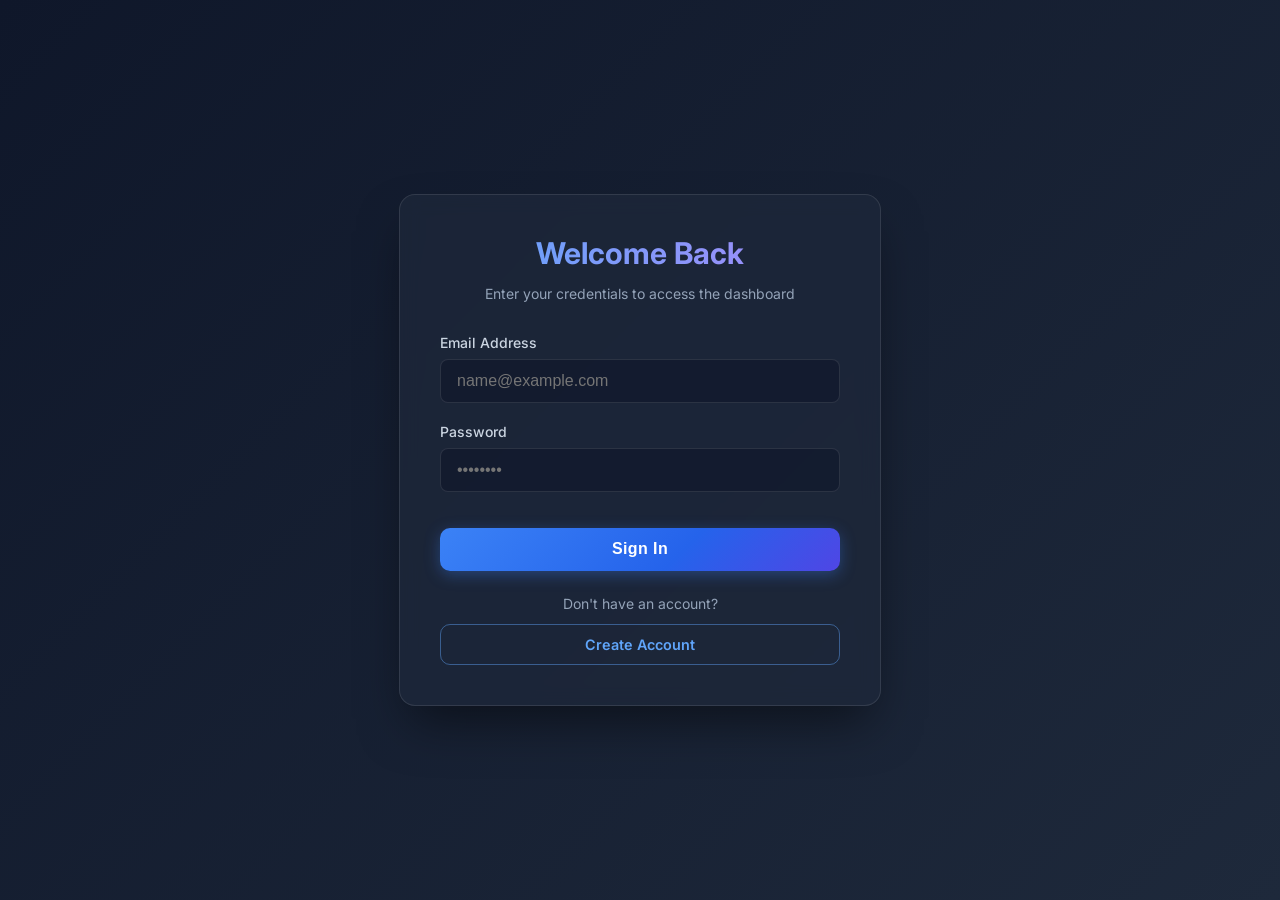
<file: frontend/index.html>
<!DOCTYPE html>
<html lang="en">
<head>
    <meta charset="UTF-8">
    <meta name="viewport" content="width=device-width, initial-scale=1.0">
    <title>Login - NYC Taxi Dashboard</title>
    <link rel="stylesheet" href="css/styles.css">
    <link href="https://fonts.googleapis.com/css2?family=Inter:wght@400;500;600;700&display=swap" rel="stylesheet">
    <style>
        body {
            display: flex;
            justify-content: center;
            align-items: center;
            height: 100vh;
            background: linear-gradient(135deg, #0f172a 0%, #1e293b 100%);
            margin: 0;
            font-family: 'Inter', sans-serif;
            color: white;
        }

        .auth-container {
            background: rgba(30, 41, 59, 0.7);
            backdrop-filter: blur(10px);
            padding: 2.5rem;
            border-radius: 1rem;
            box-shadow: 0 25px 50px -12px rgba(0, 0, 0, 0.5);
            width: 100%;
            max-width: 400px;
            border: 1px solid rgba(255, 255, 255, 0.1);
        }

        .auth-header {
            text-align: center;
            margin-bottom: 2rem;
        }

        .auth-header h1 {
            font-size: 1.875rem;
            font-weight: 700;
            margin-bottom: 0.5rem;
            background: linear-gradient(to right, #60a5fa, #a78bfa);
            -webkit-background-clip: text;
            background-clip: text;
            -webkit-text-fill-color: transparent;
        }

        .auth-header p {
            color: #94a3b8;
            font-size: 0.875rem;
        }

        .form-group {
            margin-bottom: 1.25rem;
        }

        .form-group label {
            display: block;
            margin-bottom: 0.5rem;
            font-size: 0.875rem;
            font-weight: 500;
            color: #cbd5e1;
        }

        .form-group input {
            width: 100%;
            padding: 0.75rem 1rem;
            background: rgba(15, 23, 42, 0.6);
            border: 1px solid rgba(255, 255, 255, 0.1);
            border-radius: 0.5rem;
            color: white;
            font-size: 1rem;
            transition: all 0.2s;
            box-sizing: border-box;
        }

        .form-group input:focus {
            outline: none;
            border-color: #3b82f6;
            box-shadow: 0 0 0 3px rgba(59, 130, 246, 0.2);
        }

        .auth-button {
            width: 100%;
            padding: 0.8rem;
            background: linear-gradient(135deg, #3b82f6 0%, #2563eb 60%, #4f46e5 100%);
            color: white;
            border: none;
            border-radius: 0.625rem;
            font-size: 1rem;
            font-weight: 700;
            letter-spacing: 0.025em;
            cursor: pointer;
            margin-top: 1rem;
            transition: transform 0.2s ease, box-shadow 0.2s ease;
            box-shadow: 0 4px 15px rgba(59, 130, 246, 0.35);
        }

        .auth-button:hover {
            transform: translateY(-2px);
            box-shadow: 0 8px 24px rgba(59, 130, 246, 0.5);
        }

        .signup-btn {
            display: inline-block;
            margin-top: 0.75rem;
            width: 100%;
            padding: 0.7rem;
            background: transparent;
            color: #60a5fa;
            border: 1.5px solid rgba(96, 165, 250, 0.45);
            border-radius: 0.625rem;
            font-size: 0.9rem;
            font-weight: 600;
            cursor: pointer;
            text-decoration: none;
            text-align: center;
            box-sizing: border-box;
            transition: all 0.25s ease;
        }

        .signup-btn:hover {
            background: rgba(96, 165, 250, 0.1);
            border-color: #60a5fa;
            color: #93c5fd;
            transform: translateY(-1px);
        }

        .error-message {
            background: rgba(239, 68, 68, 0.1);
            border: 1px solid rgba(239, 68, 68, 0.2);
            color: #f87171;
            padding: 0.75rem;
            border-radius: 0.5rem;
            font-size: 0.875rem;
            margin-bottom: 1.25rem;
            display: none;
        }

        .auth-footer {
            margin-top: 1.5rem;
            text-align: center;
            font-size: 0.875rem;
            color: #94a3b8;
        }
    </style>
</head>
<body>
    <div class="auth-container">
        <div class="auth-header">
            <h1>Welcome Back</h1>
            <p>Enter your credentials to access the dashboard</p>
        </div>
        <div id="error-message" class="error-message"></div>
        <form id="login-form">
            <div class="form-group">
                <label for="email">Email Address</label>
                <input type="email" id="email" placeholder="name@example.com" required>
            </div>
            <div class="form-group">
                <label for="password">Password</label>
                <input type="password" id="password" placeholder="••••••••" required>
            </div>
            <button type="submit" class="auth-button">Sign In</button>
        </form>
        <div class="auth-footer">
            Don't have an account?<br>
            <a href="signup.html" class="signup-btn">Create Account</a>
        </div>
    </div>

    <script>
        document.getElementById('login-form').addEventListener('submit', async (e) => {
            e.preventDefault();
            const email = document.getElementById('email').value;
            const password = document.getElementById('password').value;
            const errorElement = document.getElementById('error-message');

            try {
                const response = await fetch('http://127.0.0.1:5000/api/auth/login', {
                    method: 'POST',
                    headers: { 'Content-Type': 'application/json' },
                    body: JSON.stringify({ email, password })
                });

                const data = await response.json();

                if (response.ok) {
                    localStorage.setItem('auth_token', data.token);
                    localStorage.setItem('user_email', data.email);
                    window.location.href = 'dashboard.html';
                } else {
                    errorElement.textContent = data.error || 'Login failed';
                    errorElement.style.display = 'block';
                }
            } catch (error) {
                errorElement.textContent = 'Server connection error';
                errorElement.style.display = 'block';
            }
        });
    </script>
</body>
</html>
</file>
<file: frontend/css/styles.css>
:root {
    --bg-color: #0d1117;
    --card-bg: #161b22;
    --text-color: #c9d1d9;
    --accent-color: #58a6ff;
    --border-color: #30363d;
    --success-color: #3fb950;
}

body {
    margin: 0;
    font-family: 'Inter', sans-serif;
    background-color: var(--bg-color);
    color: var(--text-color);
}

.container {
    max-width: 1400px;
    margin: 0 auto;
    width: 100%;
}

header {
    padding: 2rem 3rem;
    border-bottom: 1px solid var(--border-color);
    background: linear-gradient(135deg, var(--card-bg) 0%, #1c2128 100%);
}

h1 {
    margin: 0;
    font-size: 1.5rem;
    color: var(--accent-color);
}

.header-top {
    display: flex;
    justify-content: space-between;
    align-items: center;
    margin-bottom: 1.5rem;
}

.stats-bar {
    display: flex;
    gap: 3rem;
    align-items: flex-start;
}

.stat-card {
    display: flex;
    flex-direction: column;
    min-width: 150px;
}

.stat-card h3 {
    font-size: 0.75rem;
    font-weight: 600;
    text-transform: uppercase;
    letter-spacing: 0.05em;
    color: #8b949e;
    margin: 0 0 0.5rem 0;
}

.stat-card p {
    font-size: 1.5rem;
    font-weight: 700;
    margin: 0;
    line-height: 1.2;
}

.stat-card small {
    font-size: 0.7rem;
    color: #8b949e;
    margin-top: 0.25rem;
    display: block;
}

.stat-header {
    display: flex;
    justify-content: space-between;
    align-items: flex-start;
}

.diagnostic-info {
    position: relative;
    cursor: help;
}

.info-icon {
    width: 14px;
    height: 14px;
    color: #8b949e;
    transition: color 0.2s;
}

.diagnostic-info:hover .info-icon {
    color: var(--accent-color);
}

.diagnostic-tooltip {
    position: absolute;
    top: calc(100% + 8px);
    right: 0;
    background: #1c2128;
    border: 1px solid var(--border-color);
    padding: 0.75rem;
    border-radius: 6px;
    box-shadow: 0 4px 12px rgba(0, 0, 0, 0.5);
    z-index: 100;
    width: 200px;
    opacity: 0;
    visibility: hidden;
    transition: all 0.2s ease;
    pointer-events: none;
}

.diagnostic-info:hover .diagnostic-tooltip {
    opacity: 1;
    visibility: visible;
}

.tooltip-item {
    display: flex;
    justify-content: space-between;
    font-size: 0.75rem;
    margin-bottom: 0.4rem;
}

.tooltip-item:last-child {
    margin-bottom: 0;
}

.tooltip-item span {
    color: #8b949e;
}

.tooltip-item strong {
    color: var(--text-color);
}

.stat-card.loading p {
    color: var(--border-color);
    animation: pulse 1.5s infinite ease-in-out;
}

@keyframes pulse {
    0% { opacity: 0.4; }
    50% { opacity: 0.8; }
    100% { opacity: 0.4; }
}

main {
    padding: 2rem;
}

.controls {
    display: flex;
    gap: 1.5rem;
    margin-bottom: 2rem;
    align-items: flex-end;
}

.date-inputs {
    display: flex;
    gap: 0.5rem;
}

.date-inputs input[type="date"] {
    background-color: var(--card-bg);
    color: var(--text-color);
    border: 1px solid var(--border-color);
    padding: 0.5rem;
    border-radius: 6px;
    font-family: inherit;
}

.tabbed-card {
    padding: 0 !important;
}

.tabbed-card .card-header {
    padding: 0.75rem 1rem;
    border-bottom: 1px solid var(--border-color);
    background-color: rgba(255, 255, 255, 0.02);
}

.tabs {
    display: flex;
    gap: 1rem;
}

.tab-btn {
    background: none;
    border: none;
    color: var(--text-secondary);
    padding: 0.5rem 1rem;
    cursor: pointer;
    font-size: 0.9rem;
    font-weight: 500;
    position: relative;
    transition: all 0.3s cubic-bezier(0.4, 0, 0.2, 1);
    border-radius: 4px;
}

.tab-btn:hover {
    color: var(--text-color);
    background-color: rgba(255, 255, 255, 0.05);
}

.tab-btn.active {
    color: var(--primary-color);
    background-color: rgba(88, 166, 255, 0.1);
}

.tab-btn::after {
    content: '';
    position: absolute;
    bottom: 0px;
    left: 50%;
    width: 0;
    height: 2px;
    background-color: var(--primary-color);
    transition: all 0.3s ease;
    transform: translateX(-50%);
}

.tab-btn.active::after {
    width: 80%;
}

.tab-content {
    padding: 1rem;
    height: calc(100% - 3.5rem);
    position: relative;
}

.loading-overlay {
    position: absolute;
    top: 0;
    left: 0;
    right: 0;
    bottom: 0;
    background-color: rgba(13, 17, 23, 0.7);
    display: flex;
    justify-content: center;
    align-items: center;
    z-index: 10;
    backdrop-filter: blur(2px);
}

.loading-overlay.hidden {
    display: none;
}

.spinner {
    width: 32px;
    height: 32px;
    border: 3px solid rgba(88, 166, 255, 0.1);
    border-top-color: var(--primary-color);
    border-radius: 50%;
    animation: spin 0.8s linear infinite;
}

@keyframes spin {
    to { transform: rotate(360deg); }
}

select {
    background-color: var(--card-bg);
    color: var(--text-color);
    border: 1px solid var(--border-color);
    padding: 0.5rem;
    border-radius: 6px;
}

.custom-dropdown {
    position: relative;
    width: 100%;
}

.dropdown-trigger {
    width: 100%;
    background-color: var(--card-bg);
    color: var(--text-color);
    border: 1px solid var(--border-color);
    padding: 0.5rem;
    border-radius: 6px;
    cursor: pointer;
    display: flex;
    justify-content: space-between;
    align-items: center;
    font-family: inherit;
    font-size: inherit;
    transition: border-color 0.2s;
}

.dropdown-trigger:hover {
    border-color: var(--accent-color);
}

.dropdown-trigger svg {
    transition: transform 0.2s;
}

.custom-dropdown.open .dropdown-trigger svg {
    transform: rotate(180deg);
}

.dropdown-menu {
    position: absolute;
    top: calc(100% + 4px);
    left: 0;
    right: 0;
    background: var(--card-bg);
    border: 1px solid var(--border-color);
    border-radius: 6px;
    z-index: 5000;
    display: none;
    box-shadow: 0 4px 12px rgba(0, 0, 0, 0.3);
    max-height: 80vh;
    overflow-y: auto;
    scrollbar-width: thin;
    touch-action: pan-y;
}

.custom-dropdown.open .dropdown-menu {
    display: block;
}

.dropdown-item {
    padding: 0.75rem;
    cursor: pointer;
    transition: background 0.2s;
    position: relative;
    display: flex;
    justify-content: space-between;
    align-items: center;
}

.dropdown-item:hover {
    background: rgba(88, 166, 255, 0.1);
}

.dropdown-item.active {
    background: rgba(88, 166, 255, 0.2);
    color: var(--accent-color);
}

.dropdown-item span {
    flex: 1;
}

.submenu-toggle {
    display: flex;
    align-items: center;
    justify-content: center;
    min-width: 32px;
    min-height: 32px;
    margin: -0.5rem -0.5rem -0.5rem 0;
    padding: 0.5rem;
    cursor: pointer;
    border-radius: 4px;
    transition: background 0.2s, opacity 0.2s;
    opacity: 0.5;
    flex-shrink: 0;
}

.dropdown-item:hover .submenu-toggle,
.submenu-open .submenu-toggle {
    opacity: 1;
}

.submenu-toggle:hover {
    background: rgba(88, 166, 255, 0.15);
    opacity: 1;
}

.submenu-toggle svg {
    width: 12px;
    height: 12px;
    transition: transform 0.2s;
    pointer-events: none;
}

.submenu-open .submenu-toggle svg {
    transform: rotate(90deg);
}

.dropdown-item.has-submenu {
    position: relative;
    flex-wrap: wrap;
}

.submenu {
    position: static;
    width: 100%;
    min-width: unset;
    max-width: none;
    background: rgba(255, 255, 255, 0.03);
    border: none;
    border-top: 1px solid var(--border-color);
    border-radius: 0;
    max-height: 300px;
    overflow-y: auto;
    display: none;
    box-shadow: none;
    z-index: 1001;
    flex-basis: 100%;
}

.dropdown-item.submenu-open {
    flex-direction: column;
    align-items: stretch;
    padding-bottom: 0;
}

.dropdown-item.submenu-open .submenu {
    display: block;
}

.submenu-item {
    padding: 0.65rem 1rem;
    cursor: pointer;
    transition: background 0.2s;
    font-size: 0.875rem;
    border-bottom: 1px solid var(--border-color);
}

.submenu-item:last-child {
    border-bottom: none;
}

.submenu-item:hover {
    background: rgba(88, 166, 255, 0.15);
}

.submenu-loading {
    padding: 1rem;
    text-align: center;
    color: #8b949e;
    font-size: 0.875rem;
}

.dashboard-grid {
    display: grid;
    grid-template-columns: 2fr 1fr;
    gap: 2rem;
}

.card {
    background-color: var(--card-bg);
    border: 1px solid var(--border-color);
    border-radius: 12px;
    padding: 1.5rem;
    transition: transform 0.2s ease, border-color 0.2s ease;
    overflow: hidden;
    position: relative;
}

.card:hover {
    border-color: var(--accent-color);
    transform: translateY(-2px);
}

#map {
    height: 500px;
    border-radius: 6px;
}

.btn-primary {
    background-color: #0d47a1;
    color: white;
    border: none;
    padding: 0.6rem 1.2rem;
    border-radius: 6px;
    cursor: pointer;
    font-weight: 600;
    font-family: inherit;
    transition: all 0.2s ease;
    display: flex;
    align-items: center;
    gap: 0.5rem;
    height: 40px;
    box-shadow: 0 4px 12px rgba(13, 71, 161, 0.3);
}

.btn-primary:hover {
    background-color: #1565c0;
    transform: translateY(-1px);
    box-shadow: 0 6px 16px rgba(13, 71, 161, 0.4);
}

.btn-primary .btn-icon {
    width: 16px;
    height: 16px;
}

.btn-secondary {
    background-color: rgba(88, 166, 255, 0.05);
    color: var(--text-color);
    border: 1px solid var(--border-color);
    padding: 0.6rem 1.2rem;
    border-radius: 6px;
    cursor: pointer;
    font-weight: 600;
    font-family: inherit;
    transition: all 0.2s ease;
    display: flex;
    align-items: center;
    gap: 0.5rem;
    height: 40px;
}

.btn-secondary:hover {
    background-color: rgba(88, 166, 255, 0.1);
    border-color: var(--accent-color);
    transform: translateY(-1px);
    box-shadow: 0 4px 12px rgba(88, 166, 255, 0.1);
}

.btn-secondary .btn-icon {
    width: 16px;
    height: 16px;
    color: var(--accent-color);
}

.icon-btn {
    background: transparent;
    border: 1px solid var(--border-color);
    color: var(--text-color);
    padding: 0.4rem;
    border-radius: 6px;
    cursor: pointer;
    font-size: 1.2rem;
    line-height: 1;
    transition: all 0.2s;
    display: flex;
    align-items: center;
    justify-content: center;
}

.icon-btn svg {
    display: block;
    width: 18px;
    height: 18px;
    pointer-events: none;
}

.card-header {
    display: flex;
    justify-content: space-between;
    align-items: center;
    margin-bottom: 1rem;
}

.card-header h3 {
    margin-bottom: 0;
}

body.focus-mode {
    overflow: hidden;
}

body.focus-mode .chart-card,
body.focus-mode header {
    display: none;
}

body.focus-mode main {
    padding: 0;
}

body.focus-mode .dropdown-menu,
body.focus-mode .search-results {
    top: calc(100% + 4px);
    bottom: auto;
    box-shadow: 0 4px 12px rgba(0, 0, 0, 0.3);
}

.submenu-item {
    padding-left: 2.25rem;
}

body.focus-mode .dashboard-grid {
    grid-template-columns: 1fr;
    height: 100vh;
    width: 100vw;
    gap: 0;
}

body.focus-mode .map-card {
    height: 100vh;
    width: 100vw;
    border-radius: 0;
    border: none;
    padding: 0;
    position: fixed;
    top: 0;
    left: 0;
    z-index: 1000;
}

body.focus-mode #map {
    height: 100vh;
    border-radius: 0;
}

body.focus-mode .map-card .card-header {
    position: fixed;
    top: 1.5rem;
    right: 1.5rem;
    z-index: 2100;
}

body.focus-mode .icon-btn {
    background: rgba(22, 27, 34, 0.9);
    backdrop-filter: blur(8px);
    border: 1px solid var(--accent-color);
    box-shadow: 0 4px 12px rgba(0, 0, 0, 0.5);
}

body.focus-mode .map-card h3 {
    display: none;
}

h3 {
    margin-top: 0;
    font-size: 1.1rem;
    margin-bottom: 1.5rem;
}

.search-group {
    position: relative;
    flex: 1;
    max-width: 300px;
}

.search-container {
    position: relative;
}

#zoneSearch {
    width: 100%;
    background-color: var(--card-bg);
    color: var(--text-color);
    border: 1px solid var(--border-color);
    padding: 0.5rem;
    border-radius: 6px;
    font-family: inherit;
    transition: border-color 0.2s;
}

#zoneSearch:focus {
    outline: none;
    border-color: var(--accent-color);
}

.search-results {
    position: absolute;
    top: calc(100% + 4px);
    left: 0;
    right: 0;
    background: var(--card-bg);
    border: 1px solid var(--border-color);
    border-radius: 6px;
    max-height: 250px;
    overflow-y: auto;
    z-index: 1000;
    display: none;
    scrollbar-width: thin;
    touch-action: pan-y;
}

.search-results.active {
    display: block;
}

.search-result-item {
    padding: 0.75rem;
    cursor: pointer;
    border-bottom: 1px solid var(--border-color);
    transition: background 0.2s;
}

.search-result-item:last-child {
    border-bottom: none;
}

.search-result-item:hover {
    background: rgba(88, 166, 255, 0.1);
}

.search-result-item strong {
    color: var(--accent-color);
}

.search-result-item small {
    color: #8b949e;
    display: block;
    margin-top: 0.25rem;
}

.button-group {
    display: flex;
    align-items: flex-end;
    gap: 0.75rem;
}

.filter-chips {
    display: flex;
    gap: 0.75rem;
    margin-bottom: 1.5rem;
    flex-wrap: wrap;
}

.chip {
    background: var(--card-bg);
    color: var(--text-color);
    border: 1px solid var(--border-color);
    padding: 0.5rem 1rem;
    border-radius: 20px;
    cursor: pointer;
    font-family: inherit;
    font-size: 0.875rem;
    transition: all 0.2s;
    display: flex;
    align-items: center;
    gap: 0.5rem;
}

.chip:hover {
    border-color: var(--accent-color);
    transform: translateY(-1px);
}

.chip.active {
    background: var(--accent-color);
    color: white;
    border-color: var(--accent-color);
}

.map-legend {
    position: absolute;
    bottom: 20px;
    left: 20px;
    background: rgba(22, 27, 34, 0.95);
    backdrop-filter: blur(8px);
    border: 1px solid var(--border-color);
    border-radius: 8px;
    padding: 1rem;
    z-index: 400;
    min-width: 180px;
}

.map-legend h4 {
    margin: 0 0 0.75rem 0;
    font-size: 0.875rem;
    font-weight: 600;
    color: var(--text-color);
}

.legend-item {
    display: flex;
    align-items: center;
    gap: 0.5rem;
    margin-bottom: 0.5rem;
}

.legend-item:last-child {
    margin-bottom: 0;
}

.legend-color {
    width: 20px;
    height: 20px;
    border-radius: 4px;
    border: 1px solid var(--border-color);
}

.legend-item span:last-child {
    font-size: 0.8rem;
    color: var(--text-color);
}

.details-panel {
    position: fixed;
    top: 0;
    width: 350px;
    height: 100vh;
    background: var(--card-bg);
    z-index: 3000;
    overflow-y: auto;
    box-shadow: 0 0 20px rgba(0, 0, 0, 0.5);
}

#detailsPanel,
.borough-panel {
    right: -360px;
    border-left: 1px solid var(--border-color);
    transition: right 0.3s ease;
}

#detailsPanel.open,
.borough-panel.open {
    right: 0;
}

.panel-header {
    display: flex;
    justify-content: space-between;
    align-items: center;
    padding: 1.5rem;
    border-bottom: 1px solid var(--border-color);
    position: sticky;
    top: 0;
    background: var(--card-bg);
    z-index: 10;
}

.panel-header h3 {
    margin: 0;
    font-size: 1.1rem;
}

.panel-content {
    padding: 1.5rem;
}

.panel-section {
    margin-bottom: 1.5rem;
}

.panel-section h4 {
    font-size: 0.75rem;
    font-weight: 600;
    text-transform: uppercase;
    letter-spacing: 0.05em;
    color: #8b949e;
    margin: 0 0 0.5rem 0;
}

.panel-section p {
    margin: 0;
    color: var(--text-color);
}

.info-text {
    color: #8b949e;
    font-size: 0.875rem;
    line-height: 1.5;
}

.hover-tooltip {
    position: fixed;
    background: rgba(22, 27, 34, 0.98);
    backdrop-filter: blur(8px);
    border: 1px solid var(--accent-color);
    border-radius: 6px;
    padding: 0.75rem;
    pointer-events: none;
    z-index: 10000;
    display: none;
    max-width: 250px;
    box-shadow: 0 4px 12px rgba(0, 0, 0, 0.5);
}

.hover-tooltip.visible {
    display: block;
}

.hover-tooltip strong {
    color: var(--accent-color);
    display: block;
    margin-bottom: 0.25rem;
}

.hover-tooltip small {
    color: #8b949e;
    font-size: 0.75rem;
}

.loading-state {
    display: flex;
    flex-direction: column;
    align-items: center;
    justify-content: center;
    padding: 3rem;
    color: #8b949e;
}

.loading-state.hidden {
    display: none;
}

.loading-state p {
    margin-top: 1rem;
    font-size: 0.875rem;
}

.empty-state {
    display: flex;
    align-items: center;
    justify-content: center;
    padding: 3rem;
    color: #8b949e;
    text-align: center;
}

.empty-state p {
    margin: 0;
    font-size: 0.875rem;
}

.stat-row {
    display: flex;
    justify-content: space-between;
    align-items: center;
    padding: 0.5rem 0;
    border-bottom: 1px solid var(--border-color);
}

.stat-row:last-child {
    border-bottom: none;
}

.modal {
    position: fixed;
    top: 0;
    left: 0;
    width: 100vw;
    height: 100vh;
    background: rgba(0, 0, 0, 0.85);
    z-index: 5000;
    opacity: 0;
    visibility: hidden;
    transition: all 0.3s ease;
    display: flex;
    justify-content: center;
    align-items: center;
    backdrop-filter: blur(8px);
}

.modal.open {
    opacity: 1;
    visibility: visible;
}

.report-paper {
    background: white;
    color: #1c2128;
    width: 90%;
    max-width: 850px;
    height: 90vh;
    border-radius: 12px;
    display: flex;
    flex-direction: column;
    box-shadow: 0 20px 50px rgba(0, 0, 0, 0.5);
    overflow: hidden;
}

.report-header {
    padding: 1.5rem 2rem;
    background: #f6f8fa;
    border-bottom: 2px solid #e1e4e8;
    display: flex;
    justify-content: space-between;
    align-items: center;
}

.report-title-group {
    flex: 1;
}

.report-header h2 {
    color: #24292f;
    margin: 0;
    font-size: 1.5rem;
    line-height: 1.2;
}

.report-meta {
    font-size: 0.85rem;
    color: #57606a;
    margin-top: 0.25rem;
}

.close-report {
    background: none;
    border: none;
    font-size: 1.5rem;
    cursor: pointer;
    color: #57606a;
}

.report-body {
    padding: 2rem;
    overflow-y: auto;
    flex: 1;
}

.report-section {
    margin-bottom: 2.5rem;
}

.report-section h3 {
    border-bottom: 1px solid #e1e4e8;
    padding-bottom: 0.5rem;
    color: #24292f;
    font-size: 1.1rem;
    margin-bottom: 1rem;
}

.report-summary-grid {
    display: grid;
    grid-template-columns: repeat(auto-fit, minmax(150px, 1fr));
    gap: 1.5rem;
}

.report-stat-card {
    background: #f6f8fa;
    padding: 1rem;
    border-radius: 8px;
    border: 1px solid #e1e4e8;
}

.report-stat-card small {
    display: block;
    color: #57606a;
    font-size: 0.75rem;
    margin-bottom: 0.25rem;
}

.report-stat-card strong {
    font-size: 1.25rem;
    color: #24292f;
}

#reportTopZones {
    width: 100%;
    border-collapse: collapse;
    margin-top: 1rem;
}

#reportTopZones th,
#reportTopZones td {
    text-align: left;
    padding: 0.75rem;
    border-bottom: 1px solid #e1e4e8;
}

#reportTopZones th {
    background: #f6f8fa;
    font-size: 0.85rem;
    color: #57606a;
}

.report-footer {
    padding: 1.5rem 2rem;
    border-top: 1px solid #e1e4e8;
    background: #f8f9fa;
    display: flex;
    justify-content: space-between;
    align-items: center;
}

.report-footer p {
    font-size: 0.8rem;
    color: #8c959f;
    margin: 0;
}

@media print {
    body * { visibility: hidden; }
    #reportModal,
    #reportModal * { visibility: visible; }
    #reportModal {
        position: absolute !important;
        left: 0 !important;
        top: 0 !important;
        width: 100% !important;
        height: auto !important;
        background: white !important;
        backdrop-filter: none !important;
        display: block !important;
        opacity: 1 !important;
        visibility: visible !important;
    }
    .report-paper {
        width: 100%;
        height: auto;
        box-shadow: none;
        border-radius: 0;
    }
    .no-print { display: none !important; }
    .close-report { display: none !important; }
}

.stat-row span {
    color: #8b949e;
    font-size: 0.875rem;
}

.stat-row strong {
    color: var(--text-color);
    font-size: 0.95rem;
}

.underserved-row {
    cursor: pointer;
    transition: all 0.2s ease;
    border-radius: 4px;
    padding: 2px 4px;
}

.underserved-row:hover {
    background: rgba(240, 136, 62, 0.15);
    border-left: 3px solid #f0883e;
    padding-left: 8px;
}

.loading-stats {
    display: flex;
    flex-direction: column;
    align-items: center;
    padding: 2rem;
    color: #8b949e;
}

.loading-stats .spinner {
    margin-bottom: 1rem;
}

body.focus-mode .map-legend {
    bottom: 30px;
    left: 30px;
}

body.focus-mode .details-panel.open {
    z-index: 2500;
}

.report-section {
    overflow-x: auto;
}

@media (max-width: 1024px) {
    header { padding: 1.5rem 2rem; }
    .stats-bar {
        gap: 1.5rem;
        flex-wrap: wrap;
    }
    .dashboard-grid {
        grid-template-columns: 1fr;
        gap: 1.5rem;
    }
    .details-panel { width: 400px; }
}

@media (max-width: 768px) {
    header { padding: 1rem; }
    .header-top {
        flex-direction: column;
        align-items: flex-start;
        gap: 1rem;
    }
    h1 { font-size: 1.25rem; }
    .stats-bar {
        gap: 1rem;
        display: grid;
        grid-template-columns: repeat(2, 1fr);
    }
    .stat-card {
        min-width: 0;
    }
    .stat-card p {
        font-size: 1.2rem;
    }
    main { padding: 1rem; }
    .controls {
        flex-direction: column;
        align-items: stretch;
        gap: 1rem;
    }
    .search-group { max-width: none; }
    .date-inputs {
        display: grid;
        grid-template-columns: 1fr 1fr;
    }
    #map { height: 350px; }
    .details-panel,
    .borough-panel {
        width: 100% !important;
        right: -100% !important;
    }
    .details-panel.open,
    .borough-panel.open {
        right: 0 !important;
    }
    .report-paper {
        width: 95%;
        height: 95vh;
        border-radius: 8px;
    }
    .report-header { padding: 1rem; }
    .report-body { padding: 1rem; }
    .report-summary-grid {
        grid-template-columns: 1fr;
        gap: 0.75rem;
    }
    .report-section { overflow-x: auto; }
}

@media (max-width: 480px) {
    .stats-bar { grid-template-columns: repeat(2, 1fr); }
    .date-inputs { grid-template-columns: 1fr; }
}

.mobile-filter-toggle {
    display: none;
    width: 100%;
    background: var(--card-bg);
    border: 1px solid var(--border-color);
    color: var(--text-color);
    padding: 0.75rem;
    border-radius: 8px;
    margin-bottom: 1rem;
    align-items: center;
    justify-content: center;
    gap: 0.5rem;
    cursor: pointer;
    font-weight: 600;
    transition: all 0.2s;
    font-family: inherit;
}

.mobile-filter-toggle:hover {
    border-color: var(--accent-color);
    background: rgba(88, 166, 255, 0.05);
}

.mobile-filter-toggle svg {
    width: 18px;
    height: 18px;
}

@media (max-width: 768px) {
    .mobile-filter-toggle { display: flex; }
    .controls {
        display: none;
        flex-direction: column;
        align-items: stretch;
        gap: 1rem;
        animation: slideDown 0.3s ease-out;
    }
    .controls.open { display: flex !important; }
}

@keyframes slideDown {
    from {
        opacity: 0;
        transform: translateY(-10px);
    }
    to {
        opacity: 1;
        transform: translateY(0);
    }
}

.mobile-filter-toggle .toggle-arrow {
    width: 18px;
    height: 18px;
    transition: transform 0.3s ease;
    flex-shrink: 0;
}

.mobile-filter-toggle.open .toggle-arrow {
    transform: rotate(180deg);
}

.filter-panel { display: contents; }

body.focus-mode .filter-panel {
    display: flex;
    flex-direction: column;
    position: fixed;
    top: 1.25rem;
    left: 4.5rem;
    right: auto;
    bottom: unset;
    z-index: 2400;
    width: 260px;
    max-width: calc(100vw - 10rem);
}

body.focus-mode .filter-panel .controls {
    display: none;
    flex-direction: column;
    position: static !important;
    gap: 1rem;
    background: rgba(13, 17, 23, 0.97);
    padding: 1.25rem;
    border-radius: 0 0 12px 12px;
    border: 1px solid var(--accent-color);
    border-top: none;
    backdrop-filter: blur(12px);
    box-shadow: 0 8px 32px rgba(0, 0, 0, 0.6);
    margin-bottom: 0;
    animation: slideDown 0.25s ease-out;
    overflow: visible;
}

body.focus-mode .filter-panel .controls.open {
    display: flex !important;
}

body.focus-mode .filter-panel .mobile-filter-toggle {
    display: flex !important;
    position: static !important;
    width: 100% !important;
    min-width: unset;
    left: unset;
    right: unset;
    bottom: unset;
    background: rgba(13, 17, 23, 0.97) !important;
    border: 1px solid var(--accent-color) !important;
    border-radius: 12px !important;
    box-shadow: 0 4px 24px rgba(0, 0, 0, 0.6) !important;
    backdrop-filter: blur(12px);
    margin-bottom: 0 !important;
    padding: 0.8rem 1rem !important;
    justify-content: space-between !important;
}

body.focus-mode .filter-panel .mobile-filter-toggle.open {
    border-radius: 12px 12px 0 0 !important;
    border-bottom-color: rgba(88, 166, 255, 0.3) !important;
}

.no-data-alert {
    display: flex;
    align-items: center;
    gap: 0.75rem;
    background: rgba(240, 136, 62, 0.1);
    color: #f0883e;
    border: 1px solid rgba(240, 136, 62, 0.3);
    padding: 0.75rem 1.25rem;
    border-radius: 8px;
    margin-bottom: 2rem;
    font-size: 0.9rem;
    font-weight: 500;
    animation: slideDown 0.3s ease-out;
}

.no-data-alert.hidden {
    display: none;
}

.no-data-alert svg {
    flex-shrink: 0;
}

body.focus-mode .filter-panel .button-group {
    display: flex;
    flex-direction: column;
    gap: 0.75rem;
    width: 100%;
}

body.focus-mode .filter-panel .button-group button {
    width: 100%;
    justify-content: center;
}

@media (min-width: 769px) {
    .dropdown-menu {
        overflow: visible;
        max-height: none;
        min-width: 250px;
    }
    .dropdown-trigger {
        min-width: 200px;
    }
    .dropdown-item.has-submenu {
        position: relative;
        flex-wrap: nowrap;
        flex-direction: row;
        align-items: center;
    }
    .dropdown-item.submenu-open,
    .dropdown-item.has-submenu:hover {
        flex-direction: row;
        align-items: center;
        padding-bottom: 0.75rem;
    }
    .dropdown-item.has-submenu:hover .submenu {
        display: block;
    }
    .submenu {
        position: absolute;
        left: 100%;
        top: -1px;
        width: 260px;
        min-width: 220px;
        max-width: 320px;
        max-height: 400px;
        overflow-y: auto;
        overflow-x: hidden;
        scrollbar-width: thin;
        background: #1c2128;
        border: 1px solid var(--border-color);
        border-radius: 8px;
        box-shadow: 0 8px 24px rgba(0, 0, 0, 0.5);
        z-index: 6000;
        padding: 4px 0;
        border-top: 2px solid var(--accent-color);
    }
    .submenu-toggle svg {
        transform: rotate(0deg);
    }
    .submenu-open .submenu-toggle svg {
        transform: rotate(0deg);
    }
    .submenu-item {
        padding: 0.6rem 1rem;
        padding-left: 1rem;
        font-size: 0.875rem;
        color: var(--text-color);
        border-bottom: 1px solid rgba(48, 54, 61, 0.7);
        transition: background 0.15s ease, color 0.15s ease, padding-left 0.15s ease;
        white-space: nowrap;
        overflow: hidden;
        text-overflow: ellipsis;
    }
    .submenu-item:last-child {
        border-bottom: none;
    }
    .submenu-item:hover {
        background: rgba(88, 166, 255, 0.12);
        color: var(--accent-color);
        padding-left: 1.3rem;
    }
    .submenu::before {
        content: 'Zones';
        display: block;
        padding: 0.4rem 1rem 0.3rem;
        font-size: 0.7rem;
        font-weight: 700;
        text-transform: uppercase;
        letter-spacing: 0.08em;
        color: var(--accent-color);
        border-bottom: 1px solid var(--border-color);
        margin-bottom: 2px;
        pointer-events: none;
        user-select: none;
    }
}
</file>
